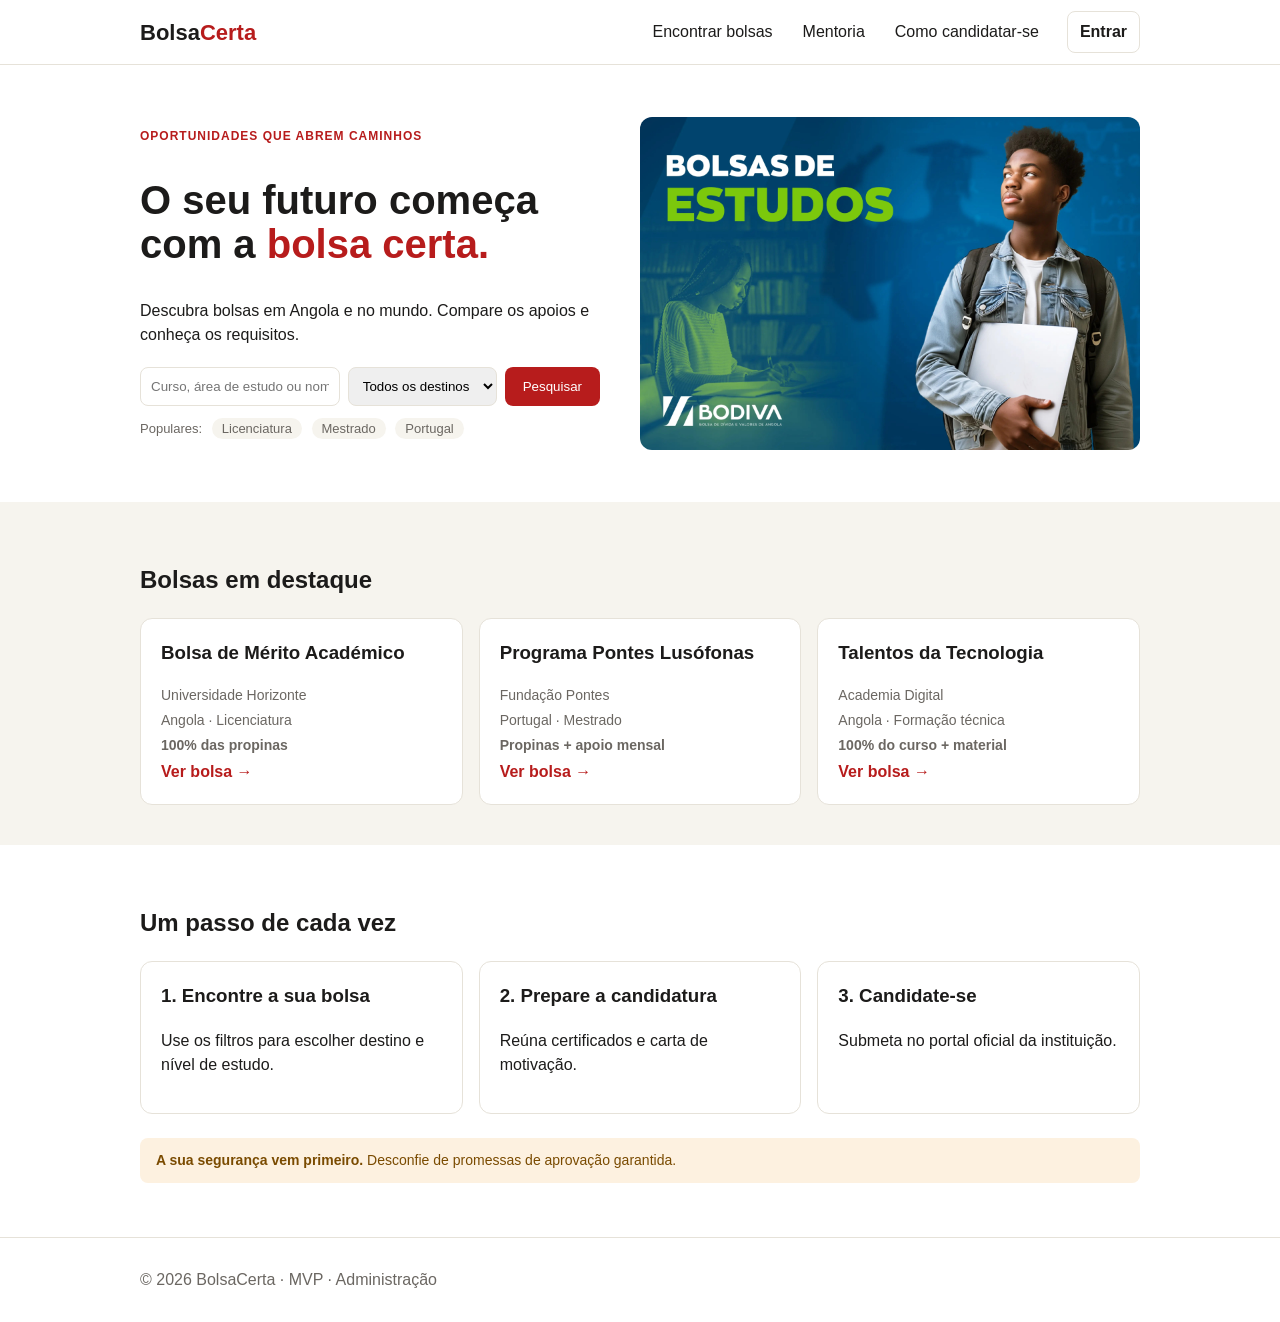
<file: index.html>
<!DOCTYPE html>
<html lang="pt">
<head>
  <meta charset="utf-8">
  <meta name="viewport" content="width=device-width, initial-scale=1">
  <title>BolsaCerta</title>
  <!-- Eu ligo aqui o ficheiro de estilo (CSS) a esta página -->
  <link rel="stylesheet" href="estilo.css">
</head>
<body>

  <!-- 1. CABEÇALHO: eu ponho o logo, o menu e o botão Entrar -->
  <header>
    <div class="caixa">
      <a class="logo" href="index.html">Bolsa<span>Certa</span></a>
      <!-- Cada link do menu tem um ícone (emoji) e um texto -->
      <nav>
        <a href="catalogo.html">Encontrar bolsas</a>
        <a href="mentoria.html">Mentoria</a>
        <a href="index.html#passos">Como candidatar-se</a>
        <a class="entrar" href="#">Entrar</a>
      </nav>
    </div>
  </header>

  <!-- 2. HERO: eu coloco o título, a pesquisa e a imagem -->
  <section class="hero caixa">
    <div class="hero-texto">
      <p class="etiqueta">OPORTUNIDADES QUE ABREM CAMINHOS</p>
      <h1>O seu futuro começa com a <span>bolsa certa.</span></h1>
      <p>Descubra bolsas em Angola e no mundo. Compare os apoios e conheça os requisitos.</p>

      <!-- Neste formulário eu uso o id="form-pesquisa" para o JavaScript o encontrar -->
      <form id="form-pesquisa">
        <input id="q" type="text" placeholder="Curso, área de estudo ou nome da bolsa">
        <select id="tipo">
          <option value="">Todos os destinos</option>
          <option value="interna">Em Angola</option>
          <option value="externa">No estrangeiro</option>
        </select>
        <button type="submit">Pesquisar</button>
      </form>

      <!-- Pesquisas rápidas: cada link já leva ao catálogo com a palavra escolhida -->
      <p class="populares">
        Populares:
        <a href="catalogo.html?q=Licenciatura">Licenciatura</a>
        <a href="catalogo.html?q=Mestrado">Mestrado</a>
        <a href="catalogo.html?q=Portugal">Portugal</a>
      </p>
    </div>

    <!-- Eu guardo a imagem do IGNABE na pasta img com o nome ignabe.jpg -->
    <img src="img/banner_bolsa_de_estudo.jpg" alt="BODIVA">
  </section>

  <!-- 3. DESTAQUES: eu deixo a div vazia e o JavaScript preenche-a com os cartões -->
  <section class="cinza">
    <div class="caixa">
      <h2>Bolsas em destaque</h2>
      <div id="destaques" class="cartoes"></div>
    </div>
  </section>

  <!-- 4. PASSOS: eu explico em 3 passos como funciona -->
  <section id="passos" class="caixa">
    <h2>Um passo de cada vez</h2>
    <div class="cartoes">
      <div class="cartao"><h3>1. Encontre a sua bolsa</h3><p>Use os filtros para escolher destino e nível de estudo.</p></div>
      <div class="cartao"><h3>2. Prepare a candidatura</h3><p>Reúna certificados e carta de motivação.</p></div>
      <div class="cartao"><h3>3. Candidate-se</h3><p>Submeta no portal oficial da instituição.</p></div>
    </div>
    <p class="aviso"><b>A sua segurança vem primeiro.</b> Desconfie de promessas de aprovação garantida.</p>
  </section>

  <!-- 5. RODAPÉ -->
  <footer>
    <div class="caixa">© 2026 BolsaCerta · MVP · <a href="admin.html">Administração</a></div>
  </footer>

  <!-- Eu ponho o JavaScript no fim para a página já existir quando ele correr -->
  <script src="dados.js"></script>
  <script src="script.js"></script>
</body>
</html>
</file>
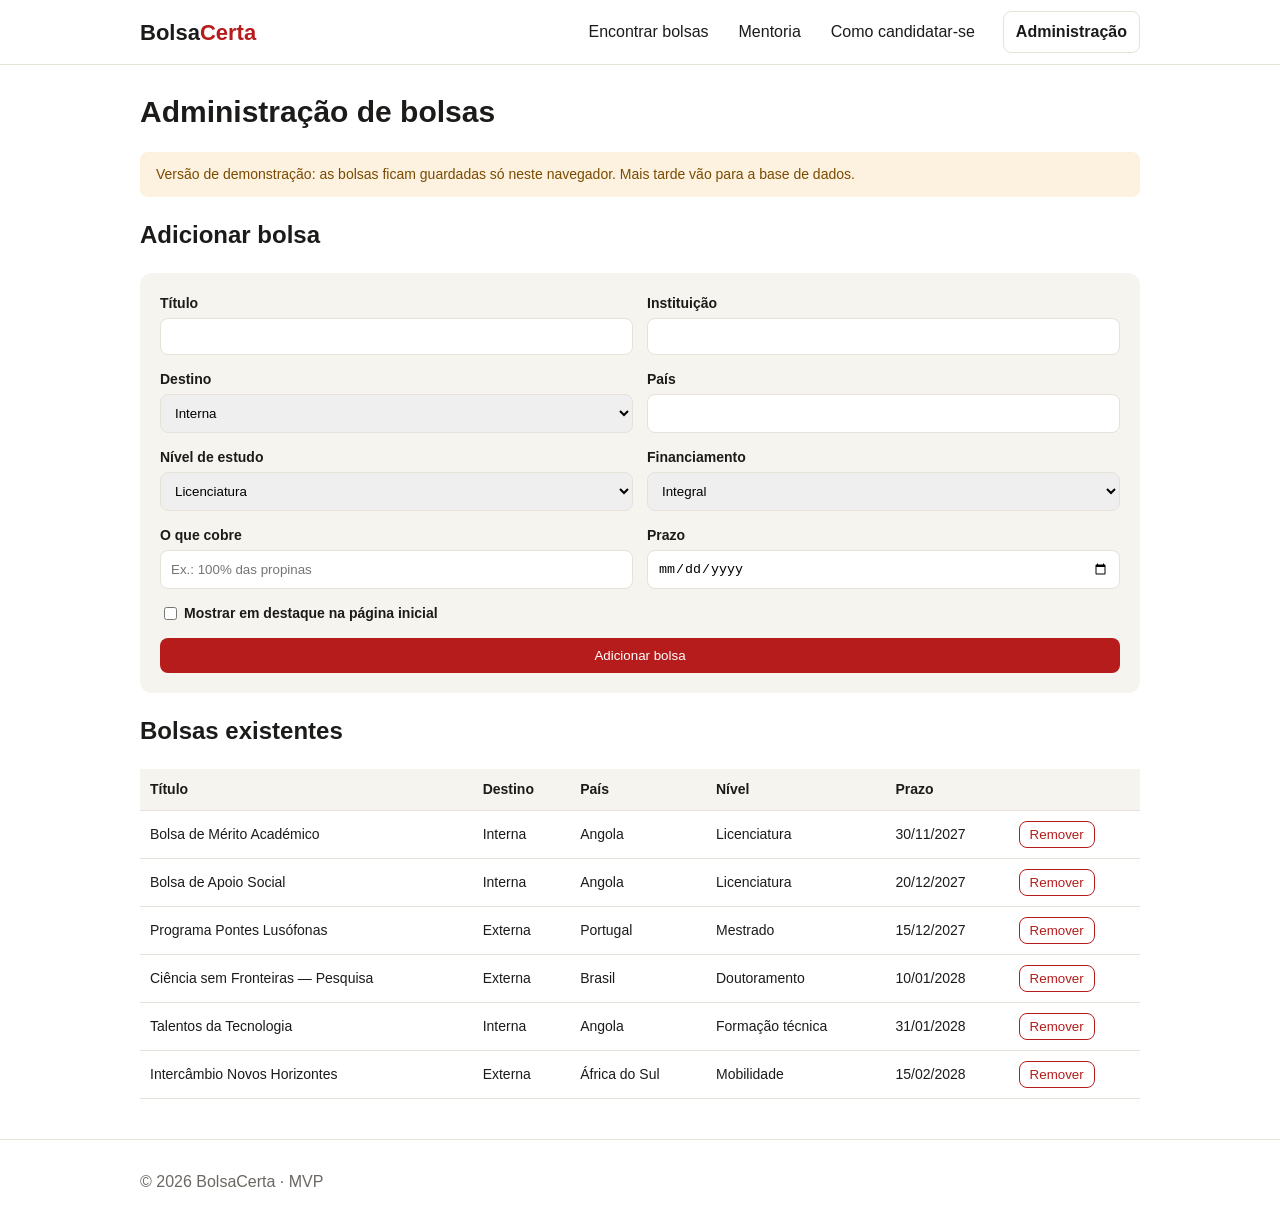
<file: admin.html>
<!DOCTYPE html>
<html lang="pt">
<head>
  <meta charset="utf-8">
  <meta name="viewport" content="width=device-width, initial-scale=1">
  <title>Administração - BolsaCerta</title>
  <link rel="stylesheet" href="estilo.css">
</head>
<body>

  <header>
    <div class="caixa">
      <a class="logo" href="index.html">Bolsa<span>Certa</span></a>
      <nav>
        <a href="catalogo.html">Encontrar bolsas</a>
        <a href="mentoria.html">Mentoria</a>
        <a href="index.html#passos">Como candidatar-se</a>
        <a class="entrar" href="admin.html">Administração</a>
      </nav>
    </div>
  </header>

  <main class="caixa">
    <h1 class="titulo-pagina">Administração de bolsas</h1>
    <p class="aviso">Versão de demonstração: as bolsas ficam guardadas só neste navegador. Mais tarde vão para a base de dados.</p>

    <!-- Formulário para adicionar uma bolsa -->
    <h2>Adicionar bolsa</h2>
    <form id="form-admin" class="form-admin">
      <label>Título
        <input id="a-titulo" type="text" required>
      </label>
      <label>Instituição
        <input id="a-inst" type="text" required>
      </label>
      <label>Destino
        <select id="a-tipo">
          <option value="interna">Interna</option>
          <option value="externa">Externa</option>
        </select>
      </label>
      <label>País
        <input id="a-pais" type="text" required>
      </label>
      <label>Nível de estudo
        <select id="a-nivel">
          <option>Licenciatura</option>
          <option>Mestrado</option>
          <option>Doutoramento</option>
          <option>Formação técnica</option>
          <option>Mobilidade</option>
        </select>
      </label>
      <label>Financiamento
        <select id="a-fin">
          <option>Integral</option>
          <option>Parcial</option>
        </select>
      </label>
      <label>O que cobre
        <input id="a-cob" type="text" placeholder="Ex.: 100% das propinas" required>
      </label>
      <label>Prazo
        <input id="a-prazo" type="date" required>
      </label>
      <label class="check"><input id="a-destaque" type="checkbox"> Mostrar em destaque na página inicial</label>
      <button type="submit">Adicionar bolsa</button>
    </form>
    <p id="mensagem" class="mensagem"></p>

    <!-- Tabela com as bolsas que já existem -->
    <h2>Bolsas existentes</h2>
    <table id="tabela">
      <thead>
        <tr><th>Título</th><th>Destino</th><th>País</th><th>Nível</th><th>Prazo</th><th></th></tr>
      </thead>
      <tbody id="corpo-tabela"></tbody>
    </table>
  </main>

  <footer>
    <div class="caixa">© 2026 BolsaCerta · MVP
    </div>
  </footer>

  <script src="dados.js"></script>
  <script src="admin.js"></script>
</body>
</html>
</file>
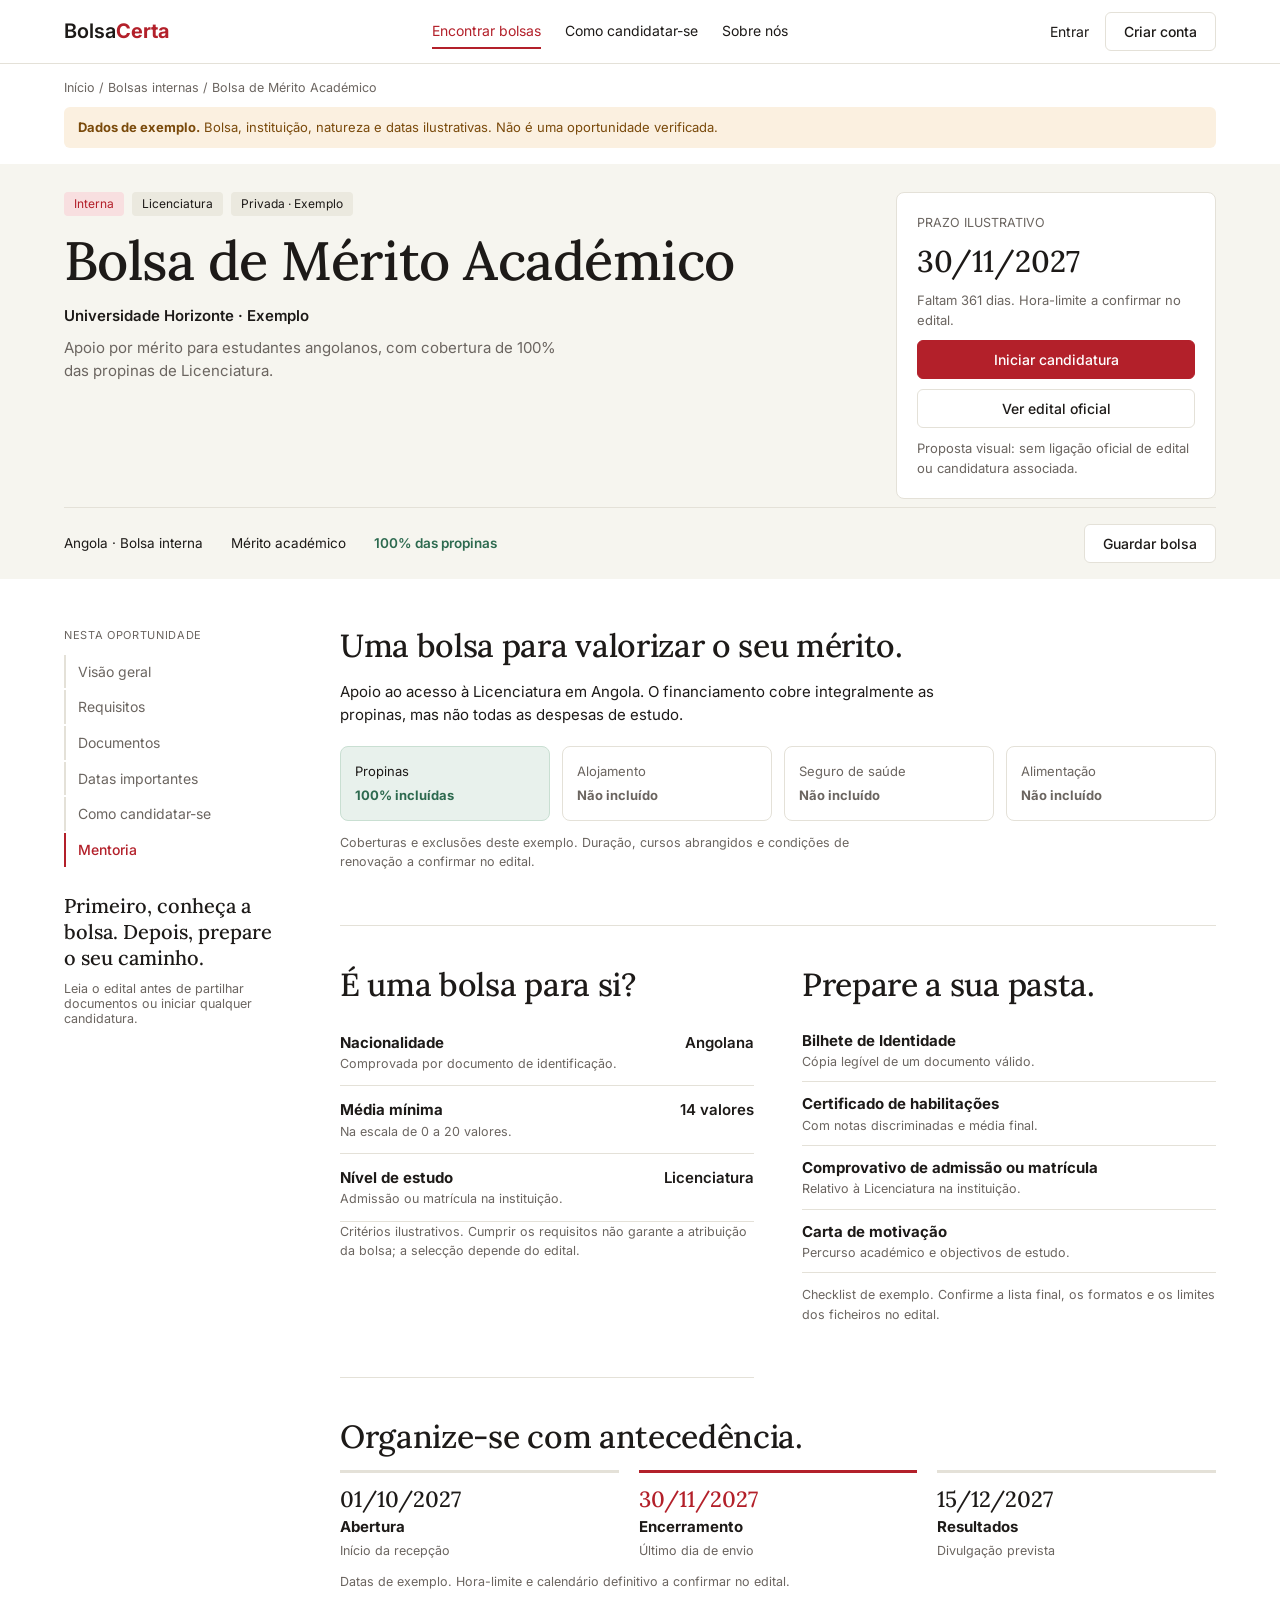
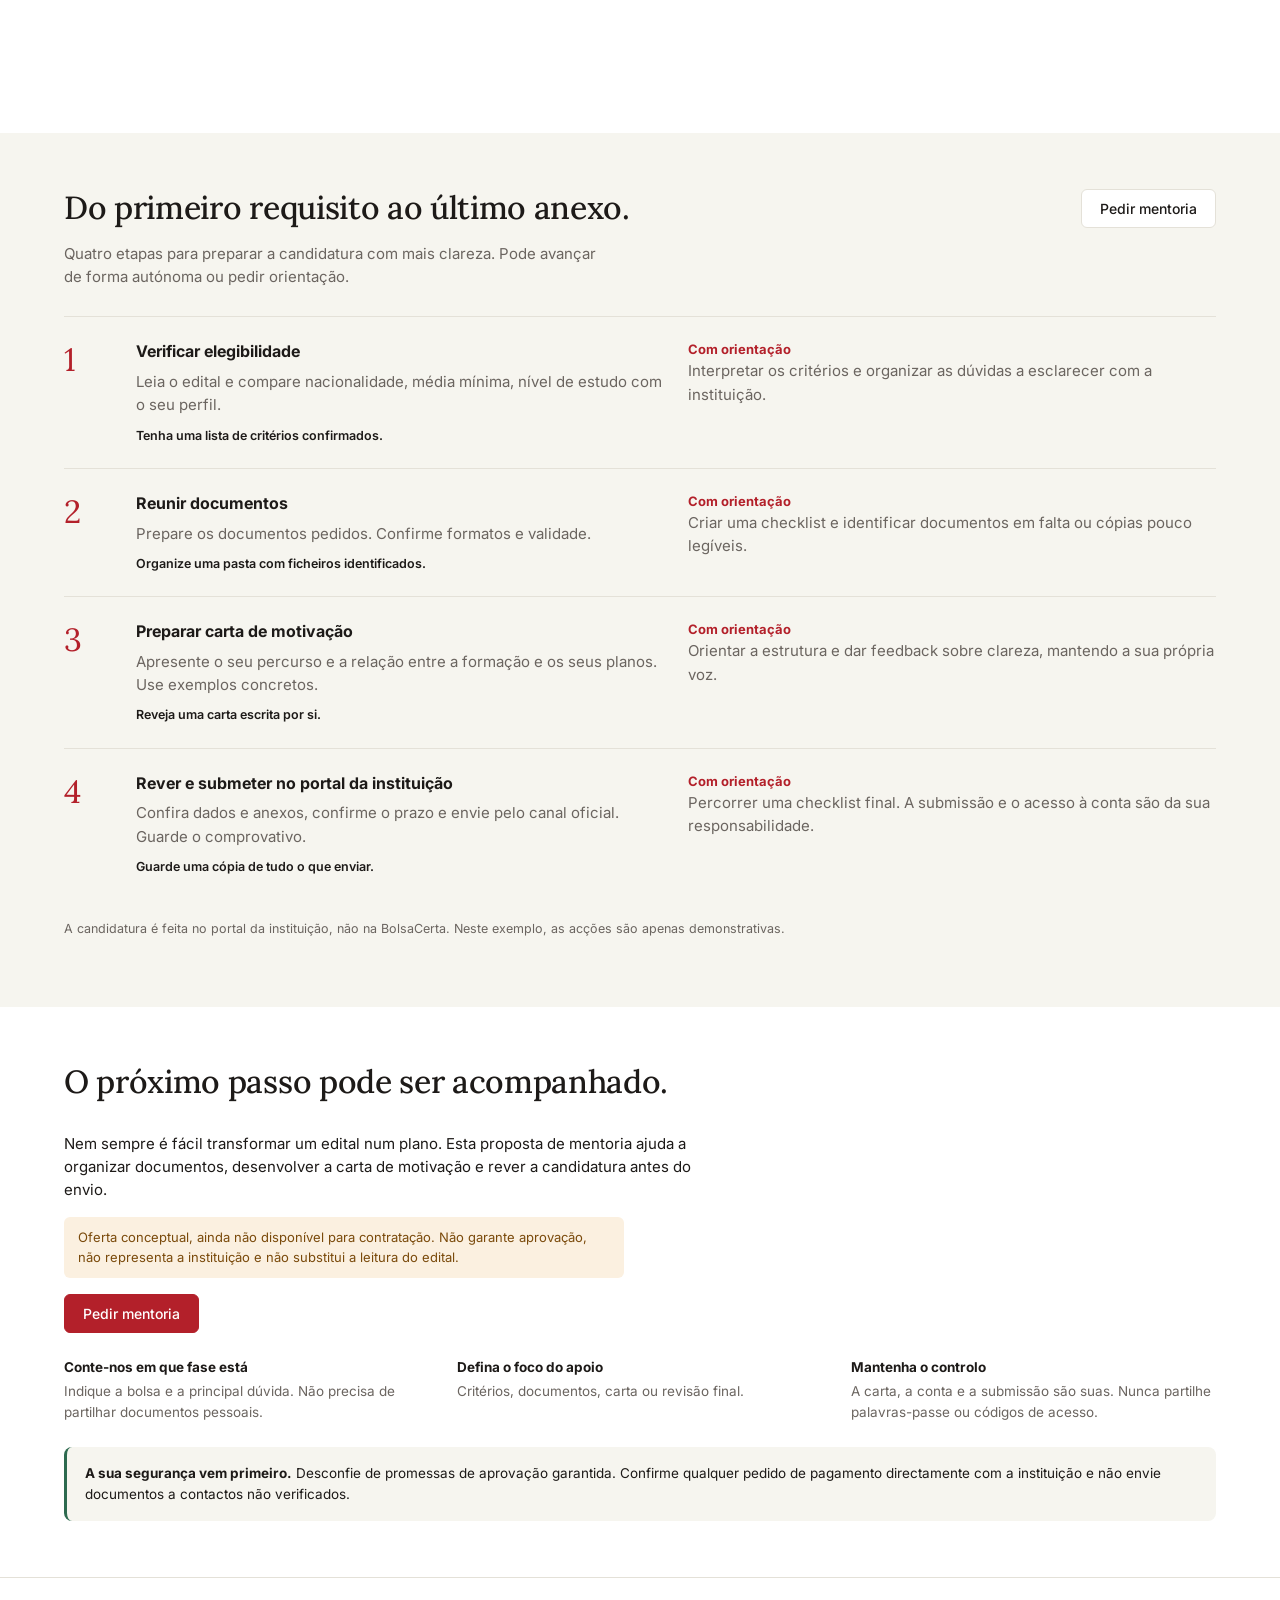
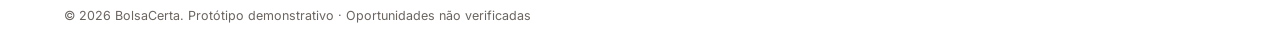
<file: bolsa.html>
<!doctype html>
<html lang="pt-AO">
  <head>
    <meta charset="utf-8" />
    <meta name="viewport" content="width=device-width, initial-scale=1" />
    <title>Bolsa · BolsaCerta</title>
    <link rel="preconnect" href="https://fonts.googleapis.com" />
    <link rel="preconnect" href="https://fonts.gstatic.com" crossorigin />
    <link
      href="https://fonts.googleapis.com/css2?family=Inter:wght@400;500;600&family=Lora:wght@400;500&display=swap"
      rel="stylesheet"
    />
    <link rel="stylesheet" href="bolsa.css" />
  </head>
  <body>
    <header class="topbar">
      <a class="logo" href="index.html">Bolsa<b>Certa</b></a>
      <nav aria-label="Principal">
        <a href="index.html#bolsas" class="on">Encontrar bolsas</a>
        <a href="#como">Como candidatar-se</a>
        <a href="#">Sobre nós</a>
      </nav>
      <div class="acc"><a href="#">Entrar</a><a class="btn ghost" href="#">Criar conta</a></div>
    </header>

    <main id="app" aria-live="polite"><p class="state">A carregar bolsa…</p></main>

    <footer class="foot">
      <p>© 2026 BolsaCerta. Protótipo demonstrativo · Oportunidades não verificadas</p>
    </footer>
    <div id="toast" class="toast" role="status"></div>
    <script src="dados.js"></script>
    <script src="bolsa.js"></script>
  </body>
</html>
</file>
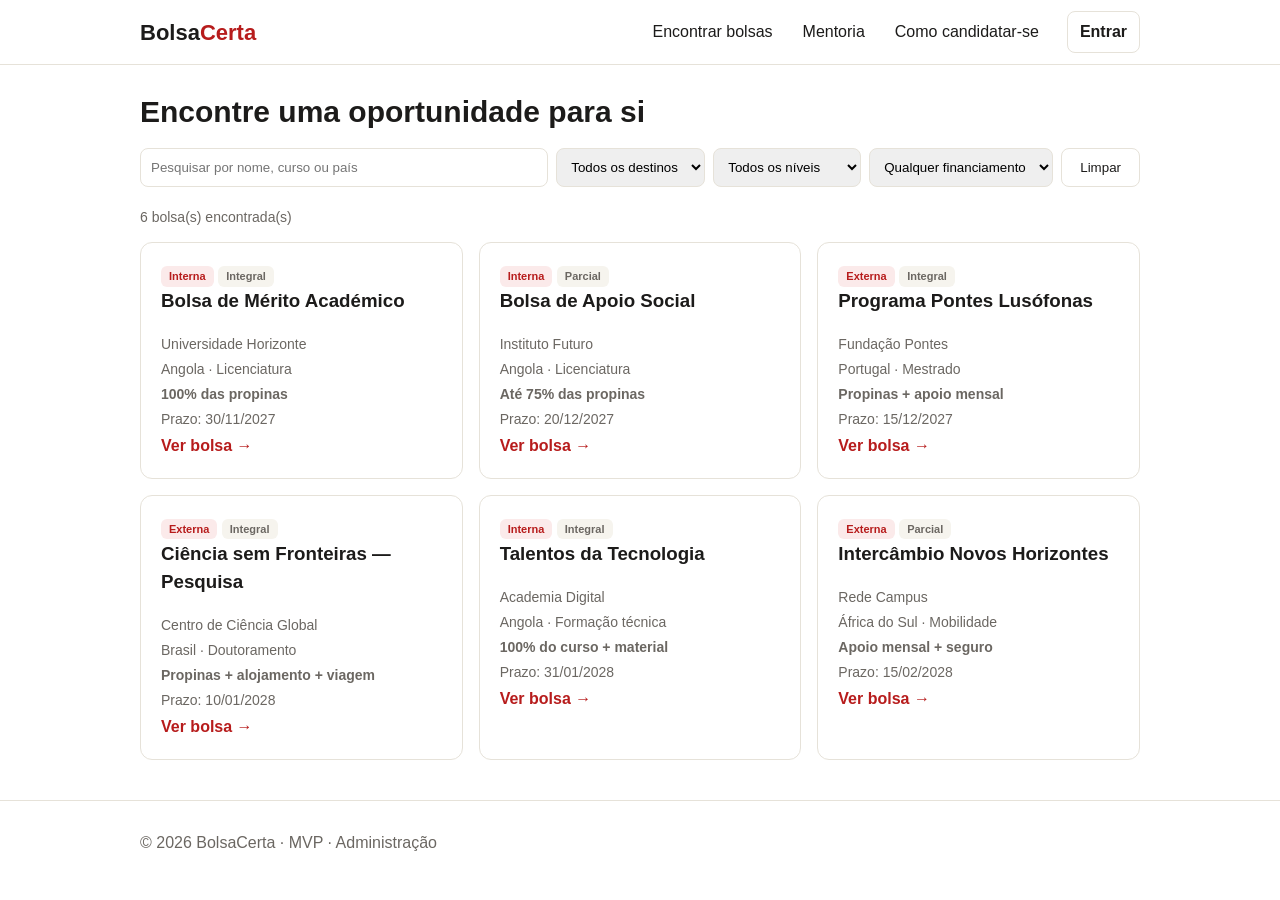
<file: catalogo.html>
<!DOCTYPE html>
<html lang="pt">
<head>
  <meta charset="utf-8">
  <meta name="viewport" content="width=device-width, initial-scale=1">
  <title>Encontrar bolsas - BolsaCerta</title>
  <link rel="stylesheet" href="estilo.css">
</head>
<body>

  <!-- Cabeçalho igual ao da página inicial -->
  <header>
    <div class="caixa">
      <a class="logo" href="index.html">Bolsa<span>Certa</span></a>
      <nav>
        <a href="catalogo.html">Encontrar bolsas</a>
        <a href="mentoria.html">Mentoria</a>
        <a href="index.html#passos">Como candidatar-se</a>
        <a class="entrar" href="#">Entrar</a>
      </nav>
    </div>
  </header>

  <main class="caixa">
    <h1 class="titulo-pagina">Encontre uma oportunidade para si</h1>

    <!-- Filtros: eu uso os ids para o JavaScript os encontrar -->
    <div class="filtros">
      <input id="f-q" type="text" placeholder="Pesquisar por nome, curso ou país">
      <select id="f-tipo">
        <option value="">Todos os destinos</option>
        <option value="interna">Internas (Angola)</option>
        <option value="externa">Externas</option>
      </select>
      <select id="f-nivel">
        <option value="">Todos os níveis</option>
        <option>Licenciatura</option>
        <option>Mestrado</option>
        <option>Doutoramento</option>
        <option>Formação técnica</option>
        <option>Mobilidade</option>
      </select>
      <select id="f-fin">
        <option value="">Qualquer financiamento</option>
        <option>Integral</option>
        <option>Parcial</option>
      </select>
      <button id="limpar" type="button" class="secundario">Limpar</button>
    </div>

    <!-- Aqui mostro quantas bolsas encontrei e depois os cartões -->
    <p id="contador" class="detalhe-texto"></p>
    <div id="resultados" class="cartoes"></div>
  </main>

  <footer>
    <div class="caixa">© 2026 BolsaCerta · MVP · <a href="admin.html">Administração</a></div>
  </footer>

  <script src="dados.js"></script>
  <script src="catalogo.js"></script>
</body>
</html>
</file>
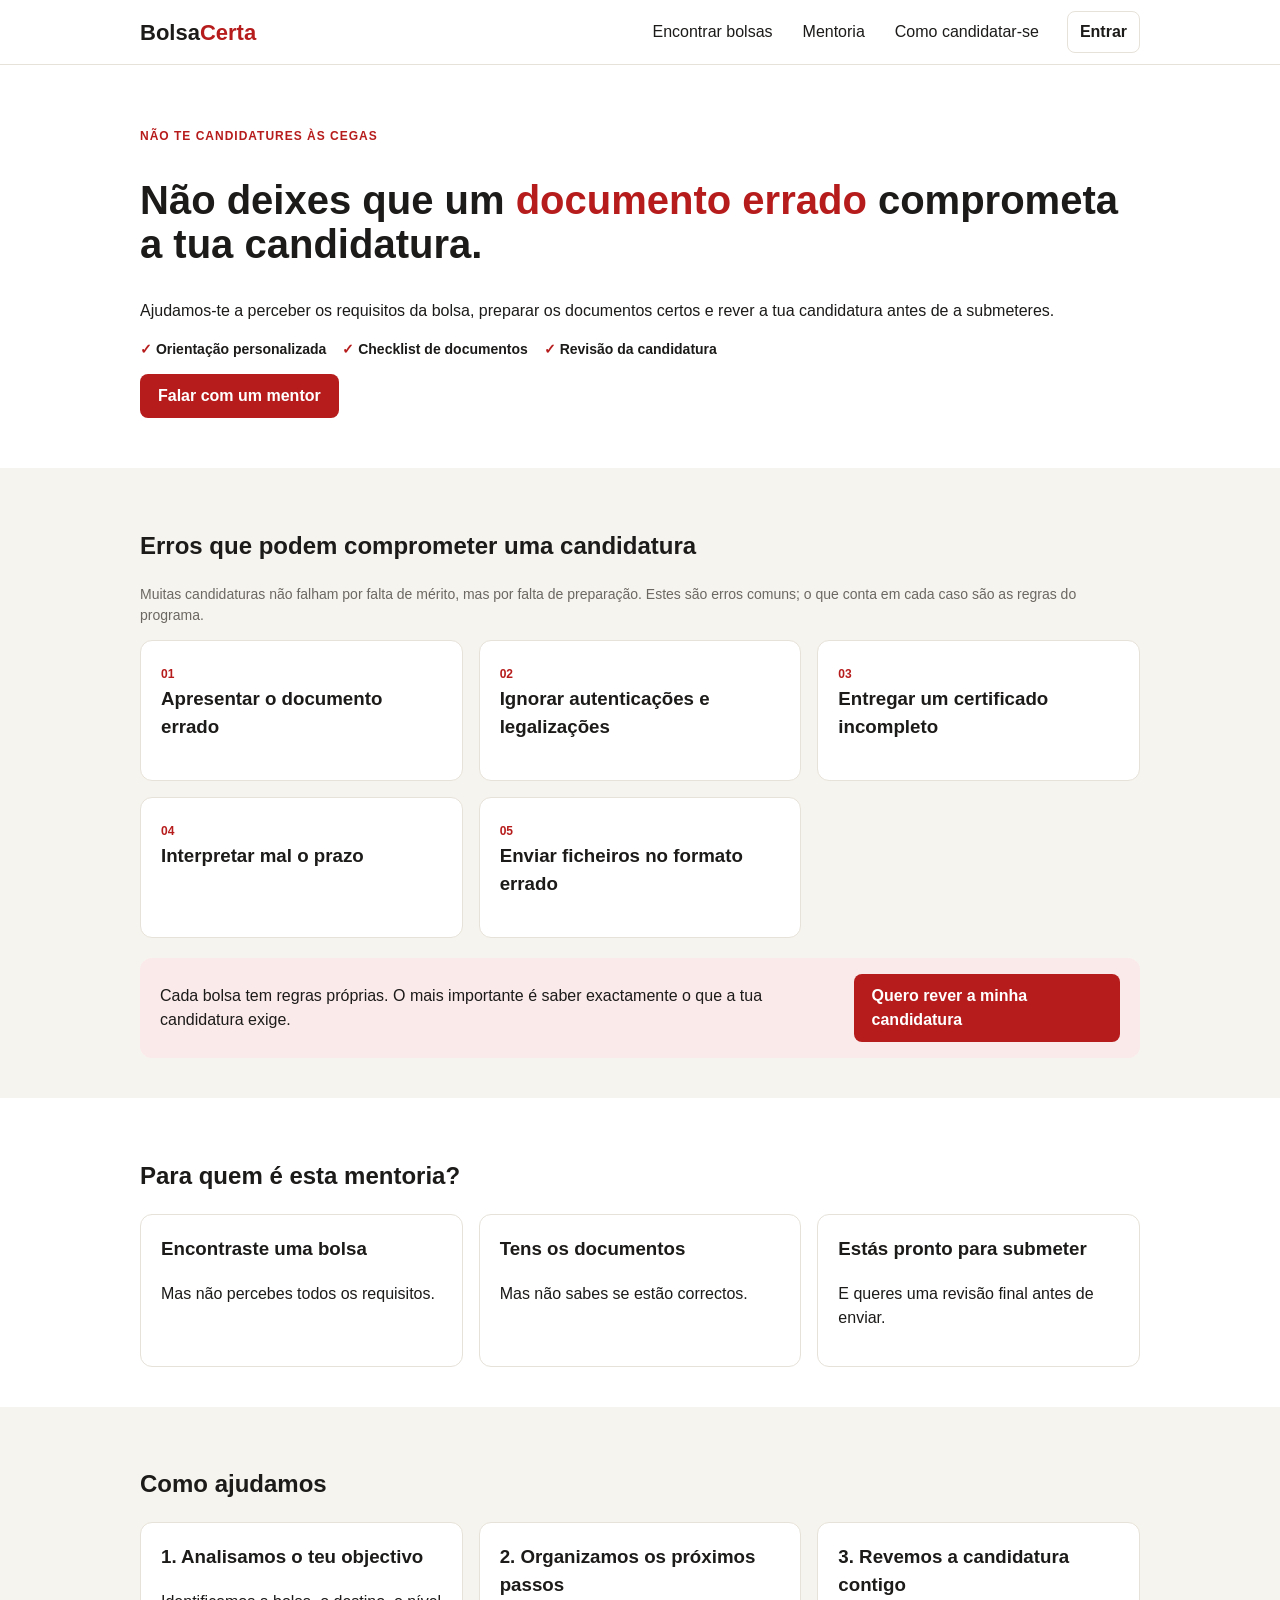
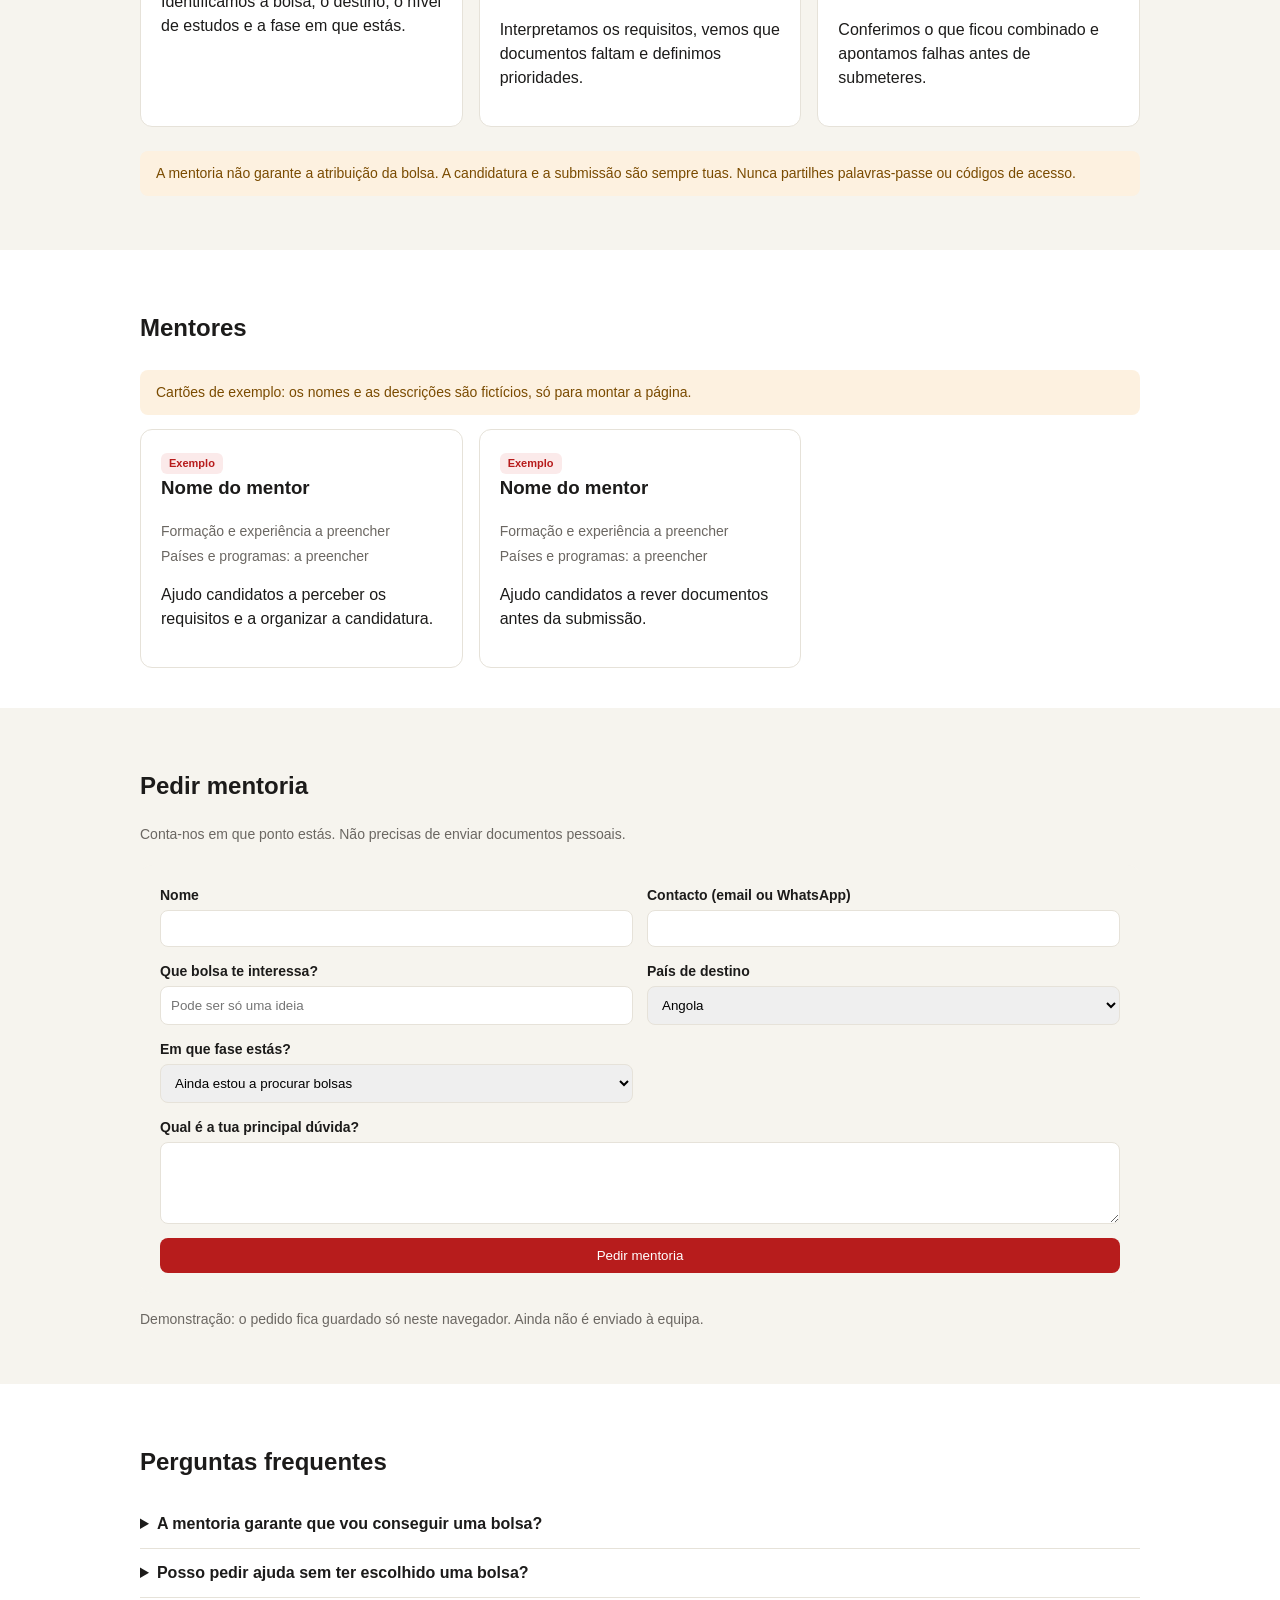
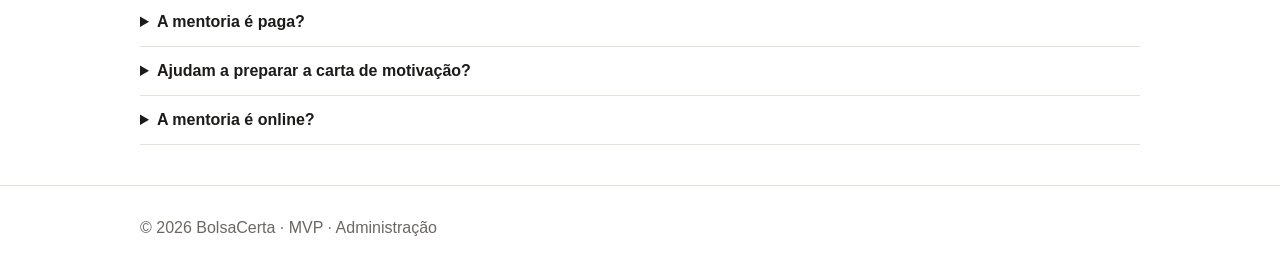
<file: mentoria.html>
<!DOCTYPE html>
<html lang="pt">
<head>
  <meta charset="utf-8">
  <meta name="viewport" content="width=device-width, initial-scale=1">
  <title>Mentoria - BolsaCerta</title>
  <link rel="stylesheet" href="estilo.css">
</head>
<body>

  <header>
    <div class="caixa">
      <a class="logo" href="index.html">Bolsa<span>Certa</span></a>
      <nav>
        <a href="catalogo.html">Encontrar bolsas</a>
        <a href="mentoria.html">Mentoria</a>
        <a href="index.html#passos">Como candidatar-se</a>
        <a class="entrar" href="#">Entrar</a>
      </nav>
    </div>
  </header>

  <!-- 1. HERO: o problema e a promessa -->
  <section class="hero caixa">
    <div class="hero-texto">
      <p class="etiqueta">NÃO TE CANDIDATURES ÀS CEGAS</p>
      <h1>Não deixes que um <span>documento errado</span> comprometa a tua candidatura.</h1>
      <p>Ajudamos-te a perceber os requisitos da bolsa, preparar os documentos certos e rever a tua candidatura antes de a submeteres.</p>
      <ul class="pontos">
        <li>Orientação personalizada</li>
        <li>Checklist de documentos</li>
        <li>Revisão da candidatura</li>
      </ul>
      <a class="botao" href="#pedido">Falar com um mentor</a>
    </div>

  </section>

  <!-- 2. ERROS QUE PODEM COMPROMETER UMA CANDIDATURA -->
  <section class="cinza">
    <div class="caixa">
      <h2>Erros que podem comprometer uma candidatura</h2>
      <p class="detalhe-texto">Muitas candidaturas não falham por falta de mérito, mas por falta de preparação. Estes são erros comuns; o que conta em cada caso são as regras do programa.</p>

      <div class="cartoes">
        <div class="cartao">
          <span class="num">01</span>
          <h3>Apresentar o documento errado</h3>
        </div>
        <div class="cartao">
          <span class="num">02</span>
          <h3>Ignorar autenticações e legalizações</h3>
        </div>
        <div class="cartao">
          <span class="num">03</span>
          <h3>Entregar um certificado incompleto</h3>
        </div>
        <div class="cartao">
          <span class="num">04</span>
          <h3>Interpretar mal o prazo</h3>
        </div>
        <div class="cartao">
          <span class="num">05</span>
          <h3>Enviar ficheiros no formato errado</h3>
        </div>
      </div>

      <div class="chamada">
        <p>Cada bolsa tem regras próprias. O mais importante é saber exactamente o que a tua candidatura exige.</p>
        <a class="botao" href="#pedido">Quero rever a minha candidatura</a>
      </div>
    </div>
  </section>

  <!-- 3. PARA QUEM É -->
  <section class="caixa">
    <h2>Para quem é esta mentoria?</h2>
    <div class="cartoes">
      <div class="cartao"><h3>Encontraste uma bolsa</h3><p>Mas não percebes todos os requisitos.</p></div>
      <div class="cartao"><h3>Tens os documentos</h3><p>Mas não sabes se estão correctos.</p></div>
      <div class="cartao"><h3>Estás pronto para submeter</h3><p>E queres uma revisão final antes de enviar.</p></div>
    </div>
  </section>

  <!-- 4. COMO AJUDAMOS -->
  <section class="cinza">
    <div class="caixa">
      <h2>Como ajudamos</h2>
      <div class="cartoes">
        <div class="cartao">
          <h3>1. Analisamos o teu objectivo</h3>
          <p>Identificamos a bolsa, o destino, o nível de estudos e a fase em que estás.</p>
        </div>
        <div class="cartao">
          <h3>2. Organizamos os próximos passos</h3>
          <p>Interpretamos os requisitos, vemos que documentos faltam e definimos prioridades.</p>
        </div>
        <div class="cartao">
          <h3>3. Revemos a candidatura contigo</h3>
          <p>Conferimos o que ficou combinado e apontamos falhas antes de submeteres.</p>
        </div>
      </div>
      <p class="aviso">A mentoria não garante a atribuição da bolsa. A candidatura e a submissão são sempre tuas. Nunca partilhes palavras-passe ou códigos de acesso.</p>
    </div>
  </section>

  <!-- 5. MENTORES -->
  <section class="caixa">
    <h2>Mentores</h2>
    <p class="aviso">Cartões de exemplo: os nomes e as descrições são fictícios, só para montar a página.</p>
    <div class="cartoes">
      <div class="cartao">
        <span class="tag">Exemplo</span>
        <h3>Nome do mentor</h3>
        <p class="detalhe">Formação e experiência a preencher</p>
        <p class="detalhe">Países e programas: a preencher</p>
        <p>Ajudo candidatos a perceber os requisitos e a organizar a candidatura.</p>
      </div>
      <div class="cartao">
        <span class="tag">Exemplo</span>
        <h3>Nome do mentor</h3>
        <p class="detalhe">Formação e experiência a preencher</p>
        <p class="detalhe">Países e programas: a preencher</p>
        <p>Ajudo candidatos a rever documentos antes da submissão.</p>
      </div>
    </div>
  </section>

  <!-- 6. PEDIDO DE MENTORIA -->
  <section id="pedido" class="cinza">
    <div class="caixa">
      <h2>Pedir mentoria</h2>
      <p class="detalhe-texto">Conta-nos em que ponto estás. Não precisas de enviar documentos pessoais.</p>

      <form id="form-pedido" class="form-admin">
        <label>Nome
          <input id="p-nome" type="text" required>
        </label>
        <label>Contacto (email ou WhatsApp)
          <input id="p-contacto" type="text" required>
        </label>
        <label>Que bolsa te interessa?
          <input id="p-bolsa" type="text" placeholder="Pode ser só uma ideia">
        </label>
        <label>País de destino
          <select id="p-pais">
            <option>Angola</option>
            <option>Portugal</option>
            <option>Outro país</option>
            <option>Ainda estou a decidir</option>
          </select>
        </label>
        <label>Em que fase estás?
          <select id="p-fase">
            <option>Ainda estou a procurar bolsas</option>
            <option>Encontrei uma bolsa</option>
            <option>Estou a preparar documentos</option>
            <option>Já preparei a candidatura</option>
          </select>
        </label>
        <label class="larga">Qual é a tua principal dúvida?
          <textarea id="p-duvida" rows="4"></textarea>
        </label>
        <button type="submit">Pedir mentoria</button>
      </form>
      <p id="mensagem" class="mensagem"></p>
      <p class="detalhe-texto">Demonstração: o pedido fica guardado só neste navegador. Ainda não é enviado à equipa.</p>
    </div>
  </section>

  <!-- 7. PERGUNTAS FREQUENTES -->
  <!-- Atenção: as respostas têm de bater certo com o serviço real. Confirmar antes de publicar. -->
  <section class="caixa">
    <h2>Perguntas frequentes</h2>

    <details>
      <summary>A mentoria garante que vou conseguir uma bolsa?</summary>
      <p>Não. Ajuda-te a evitar erros e a apresentar uma candidatura mais cuidada, mas a decisão é sempre da instituição.</p>
    </details>
    <details>
      <summary>Posso pedir ajuda sem ter escolhido uma bolsa?</summary>
      <p>Sim. Podemos ajudar-te a perceber por onde começar.</p>
    </details>
    <details>
      <summary>A mentoria é paga?</summary>
      <p>Sim, é um serviço pago.</p>
    </details>
    <details>
      <summary>Ajudam a preparar a carta de motivação?</summary>
      <p>Podemos dar feedback sobre a estrutura e a clareza. A carta é sempre escrita por ti.</p>
    </details>
    <details>
      <summary>A mentoria é online?</summary>
      <p>Sim, o acompanhamento é feito online.</p>
    </details>
  </section>

  <footer>
    <div class="caixa">© 2026 BolsaCerta · MVP · <a href="admin.html">Administração</a></div>
  </footer>

  <script src="mentoria.js"></script>
</body>
</html>
</file>
<file: estilo.css>
/* ===== CORES: eu guardo-as em variáveis para as usar em vários sítios ===== */
:root {
  --vermelho: #b71c1c;
  --vermelho-claro: #fbeaea;
  --cinza: #f6f4ee;
  --texto: #1c1b1a;
  --borda: #e6e2d9;
}

/* ===== GERAL ===== */
* { box-sizing: border-box; }   /* assim o padding não aumenta o tamanho das caixas */
body {
  margin: 0;                    /* tiro a margem que o navegador põe por defeito */
  font-family: Arial, sans-serif;
  color: var(--texto);
  line-height: 1.5;
}
a { color: inherit; text-decoration: none; }

/* Eu uso a .caixa para centrar o conteúdo e limitar a largura */
.caixa {
  max-width: 1000px;
  margin: 0 auto;      /* auto nos lados = centrado */
  padding: 1 20px;
}

/* ===== CABEÇALHO ===== */
header { border-bottom: 1px solid var(--borda); }
header .caixa {
  display: flex;                    /* ponho logo e menu na mesma linha */
  justify-content: space-between;   /* um à esquerda, outro à direita */
  align-items: center;              /* alinho ao meio na vertical */
  height: 64px;
}
.logo { font-size: 22px; font-weight: bold; }
.logo span { color: var(--vermelho); }

/* Menu: cada link é uma "pílula" e muda de cor quando passo o rato (hover) */
nav { display: flex; align-items: center; gap: 6px; }
nav a {
  padding: 8px 12px;
  border-radius: 8px;
  transition: 0.2s;                 /* a mudança de cor fica suave */
}
nav a:hover {                       /* :hover = quando o rato está em cima */
  background: var(--vermelho-claro);
  color: var(--vermelho);
}
/* O botão Entrar tem um aspeto diferente dos outros links */
nav a.entrar { border: 1px solid var(--borda); font-weight: bold; margin-left: 10px; }
nav a.entrar:hover { background: var(--vermelho); color: white; }

/* ===== HERO ===== */
.hero {
  display: flex;        /* texto e imagem lado a lado */
  gap: 40px;
  align-items: center;
  padding-top: 50px;
  padding-bottom: 50px;
}
.hero-texto { flex: 1; }    /* o texto ocupa metade */
.hero img { flex: 1; width: 50%; border-radius: 12px; }
.etiqueta { font-size: 12px; font-weight: bold; color: var(--vermelho); letter-spacing: 1px; }
h1 { font-size: 40px; line-height: 1.1; }
h1 span { color: var(--vermelho); }

/* ===== FORMULÁRIO ===== */
form { display: flex; gap: 8px; margin-top: 20px; }
input, select { padding: 10px; border: 1px solid var(--borda); border-radius: 8px; }
input { flex: 1; }
input:focus, select:focus { outline: 2px solid var(--vermelho); }   /* destaque ao clicar */
button {
  padding: 10px 18px;
  background: var(--vermelho);
  color: white;
  border: 0;
  border-radius: 8px;
  cursor: pointer;
  transition: 0.2s;
}
button:hover { background: #8f1414; }   /* vermelho mais escuro no hover */

/* Pesquisas populares */
.populares { font-size: 13px; color: #6b6762; }
.populares a {
  background: var(--cinza);
  padding: 3px 10px;
  border-radius: 20px;
  margin-left: 6px;
}
.populares a:hover { background: var(--vermelho); color: white; }

/* ===== SECÇÕES E CARTÕES ===== */
section { padding: 40px 0; }
.cinza { background: var(--cinza); }
.cartoes {
  display: grid;                          /* grelha */
  grid-template-columns: repeat(3, 1fr);  /* 3 colunas iguais */
  gap: 16px;
}
.cartao {
  background: white;
  border: 1px solid var(--borda);
  border-radius: 12px;
  padding: 20px;
  transition: 0.2s;
}
/* No hover, o cartão sobe um bocadinho e ganha sombra */
.cartao:hover {
  transform: translateY(-4px);
  box-shadow: 0 8px 20px rgba(0, 0, 0, 0.1);
  border-color: var(--vermelho);
}
.cartao h3 { margin-top: 0; }
.cartao .detalhe { color: #6b6762; font-size: 14px; margin: 4px 0; }
.cartao .tag {
  display: inline-block;
  font-size: 11px;
  font-weight: bold;
  background: var(--vermelho-claro);
  color: var(--vermelho);
  padding: 2px 8px;
  border-radius: 6px;
}
.cartao a.ver { color: var(--vermelho); font-weight: bold; }
.cartao a.ver:hover { text-decoration: underline; }

.aviso { background: #fdf1e0; color: #7a4b00; padding: 12px 16px; border-radius: 8px; margin-top: 24px; font-size: 14px; }
footer { padding: 30px 0; border-top: 1px solid var(--borda); color: #6b6762; }

/* ===== TELEMÓVEL (simples): em ecrãs pequenos eu ponho tudo em coluna ===== */
@media (max-width: 700px) {
  header .caixa { height: auto; flex-direction: column; padding: 10px 20px; }
  nav { flex-wrap: wrap; justify-content: center; }
  .hero, form { flex-direction: column; }
  .hero img { width: 100%; }
  .cartoes { grid-template-columns: 1fr; }
}

/* ===== PÁGINAS NOVAS: CATÁLOGO E ADMINISTRAÇÃO ===== */
.titulo-pagina { font-size: 30px; margin-top: 30px; }
.detalhe-texto { color: #6b6762; font-size: 14px; }
.cartao .cinza-tag { background: var(--cinza); color: #6b6762; }
main { padding-bottom: 40px; }

/* Filtros: eu ponho os campos todos na mesma linha */
.filtros { display: flex; gap: 8px; flex-wrap: wrap; margin: 20px 0; }
.filtros input { min-width: 220px; }
button.secundario { background: white; color: var(--texto); border: 1px solid var(--borda); }
button.secundario:hover { background: var(--cinza); }

/* Formulário do admin: duas colunas */
.form-admin {
  display: grid;
  grid-template-columns: repeat(2, 1fr);
  gap: 14px;
  background: var(--cinza);
  padding: 20px;
  border-radius: 12px;
}
.form-admin label { display: flex; flex-direction: column; gap: 4px; font-size: 14px; font-weight: bold; }
.form-admin button { grid-column: 1 / 3; }   /* o botão ocupa as duas colunas */
.mensagem { color: #1f6b45; font-weight: bold; }

/* Tabela */
table { width: 100%; border-collapse: collapse; font-size: 14px; }
th, td { text-align: left; padding: 10px; border-bottom: 1px solid var(--borda); }
th { background: var(--cinza); }
button.remover { background: white; color: var(--vermelho); border: 1px solid var(--vermelho); padding: 5px 10px; }
button.remover:hover { background: var(--vermelho); color: white; }

@media (max-width: 700px) {
  .form-admin { grid-template-columns: 1fr; }
  .form-admin button { grid-column: 1; }
  .filtros { flex-direction: column; }
}

/* Checkbox de destaque no admin */
.form-admin .check { flex-direction: row; align-items: center; }
.form-admin .check input { flex: none; }

/* ===== PÁGINA DE MENTORIA ===== */
.hero .botao, .chamada .botao {
  display: inline-block;
  padding: 10px 18px;
  background: var(--vermelho);
  color: white;
  border-radius: 8px;
  font-weight: bold;
  transition: 0.2s;
}
.botao:hover { background: #8f1414; }

.pontos { list-style: none; padding: 0; display: flex; gap: 16px; flex-wrap: wrap; font-size: 14px; font-weight: bold; }
.pontos li::before { content: "✓ "; color: var(--vermelho); }


.num { font-size: 12px; font-weight: bold; color: var(--vermelho); }

/* Caixa com o convite depois dos erros */
.chamada {
  display: flex;
  justify-content: space-between;
  align-items: center;
  gap: 16px;
  background: var(--vermelho-claro);
  padding: 16px 20px;
  border-radius: 12px;
  margin-top: 20px;
}
.chamada p { margin: 0; }

/* Formulário de pedido (reaproveita o .form-admin) */
.form-admin .larga { grid-column: 1 / 3; }
textarea { padding: 10px; border: 1px solid var(--borda); border-radius: 8px; font-family: inherit; }
textarea:focus { outline: 2px solid var(--vermelho); }

/* Perguntas frequentes */
details { border-bottom: 1px solid var(--borda); padding: 12px 0; }
summary { cursor: pointer; font-weight: bold; }
details p { color: #6b6762; margin-bottom: 0; }

@media (max-width: 700px) {
  .chamada { flex-direction: column; align-items: flex-start; }
  .form-admin .larga { grid-column: 1; }
}
</file>
<file: bolsa.css>
:root {
  --red: #b3202a;
  --red-d: #8f1820;
  --ink: #1d1a18;
  --mut: #6b6560;
  --line: #e4e1d8;
  --bg: #f6f5ef;
  --card: #fff;
  --green: #2d6a4f;
  --green-bg: #e8f1ec;
  --amber: #fbf0e0;
  --amber-t: #7a4a0b;
  --serif: "Lora", Georgia, serif;
  --sans: "Inter", system-ui, sans-serif;
}
* {
  box-sizing: border-box;
}
html {
  scroll-behavior: smooth;
  scroll-padding-top: 80px;
}
body {
  margin: 0;
  font: 15px/1.55 var(--sans);
  color: var(--ink);
  background: #fff;
}
a {
  color: inherit;
}
small,
.fine {
  font-size: 12.5px;
  color: var(--mut);
}
:focus-visible {
  outline: 2px solid var(--red);
  outline-offset: 2px;
}
.topbar {
  display: flex;
  align-items: center;
  gap: 32px;
  padding: 12px 5vw;
  border-bottom: 1px solid var(--line);
  background: #fff;
  position: sticky;
  top: 0;
  z-index: 10;
}
.logo {
  font-weight: 600;
  font-size: 20px;
  text-decoration: none;
}
.logo b {
  color: var(--red);
}
.topbar nav {
  display: flex;
  gap: 24px;
  flex: 1;
  justify-content: center;
}
.topbar nav a {
  text-decoration: none;
  font-size: 14px;
  padding: 6px 0;
}
.topbar nav .on {
  color: var(--red);
  border-bottom: 2px solid var(--red);
}
.acc {
  display: flex;
  gap: 16px;
  align-items: center;
  font-size: 14px;
}
.acc > a:first-child {
  text-decoration: none;
}
.btn {
  font: 500 14px var(--sans);
  padding: 10px 18px;
  border-radius: 6px;
  border: 1px solid var(--red);
  background: var(--red);
  color: #fff;
  cursor: pointer;
  text-decoration: none;
  display: inline-block;
  text-align: center;
}
.btn:hover {
  background: var(--red-d);
}
.btn.ghost {
  background: #fff;
  color: var(--ink);
  border-color: var(--line);
}
.btn.ghost:hover {
  background: var(--bg);
}
.btn[aria-pressed="true"] {
  background: var(--green-bg);
  color: var(--green);
  border-color: var(--green);
}
main {
  padding: 0;
}
.crumbs,
.notice {
  margin: 0 5vw;
}
.crumbs {
  padding: 14px 0 10px;
  font-size: 12.5px;
  color: var(--mut);
}
.crumbs a {
  text-decoration: none;
}
.notice {
  background: var(--amber);
  color: var(--amber-t);
  padding: 10px 14px;
  border-radius: 6px;
  font-size: 13px;
}
.hero {
  display: grid;
  grid-template-columns: 1fr 320px;
  gap: 8px 56px;
  padding: 28px 5vw 0;
  background: var(--bg);
  margin-top: 16px;
  align-items: start;
}
.tags {
  display: flex;
  gap: 8px;
  flex-wrap: wrap;
  margin: 0 0 16px;
}
.tag {
  font-size: 12px;
  padding: 3px 10px;
  border-radius: 4px;
  background: #ebe9df;
}
.tag.red {
  background: #f8dfe0;
  color: var(--red);
}
h1,
h2 {
  font-family: var(--serif);
  font-weight: 500;
  letter-spacing: -0.01em;
  margin: 0;
}
h1 {
  font-size: clamp(34px, 5vw, 54px);
  line-height: 1.08;
}
.inst {
  font-weight: 600;
  margin: 14px 0 8px;
}
.lead {
  max-width: 56ch;
  color: var(--mut);
  margin: 0;
}
h2 {
  font-size: clamp(24px, 3vw, 32px);
  line-height: 1.2;
  margin-bottom: 14px;
}
.deadline {
  background: #fff;
  border: 1px solid var(--line);
  border-radius: 8px;
  padding: 20px;
  display: grid;
  gap: 10px;
}
.deadline strong {
  font: 500 30px var(--serif);
}
.deadline p {
  margin: 0;
  font-size: 13px;
  color: var(--mut);
}
.strip {
  grid-column: 1/-1;
  display: flex;
  gap: 28px;
  align-items: center;
  border-top: 1px solid var(--line);
  margin: 0;
  padding: 16px 0;
  font-size: 13.5px;
}
.strip .ok {
  color: var(--green);
  font-weight: 600;
}
.strip .btn {
  margin-left: auto;
}
.layout {
  display: grid;
  grid-template-columns: 220px 1fr;
  gap: 56px;
  padding: 48px 5vw;
}
.side {
  position: sticky;
  top: 84px;
  align-self: start;
  display: grid;
  gap: 2px;
}
.side p {
  font-size: 11px;
  letter-spacing: 0.06em;
  text-transform: uppercase;
  color: var(--mut);
  margin: 0 0 8px;
}
.side a {
  text-decoration: none;
  padding: 6px 0 6px 12px;
  border-left: 2px solid var(--line);
  font-size: 14px;
  color: var(--mut);
}
.side a.on {
  color: var(--red);
  border-color: var(--red);
  font-weight: 500;
}
.side blockquote {
  margin: 24px 0 0;
  font: 500 20px/1.3 var(--serif);
}
.side blockquote small {
  display: block;
  font: 12.5px var(--sans);
  margin-top: 10px;
}
.content section {
  padding-bottom: 40px;
  margin-bottom: 40px;
  border-bottom: 1px solid var(--line);
}
.content section:last-child {
  border: 0;
}
.two {
  display: grid;
  grid-template-columns: 1fr 1fr;
  gap: 48px;
}
.two section {
  border-bottom: 1px solid var(--line);
}
.content p {
  margin: 0 0 14px;
  max-width: 68ch;
}
.cover {
  list-style: none;
  padding: 0;
  margin: 20px 0 12px;
  display: grid;
  grid-template-columns: repeat(auto-fit, minmax(130px, 1fr));
  gap: 12px;
}
.cover li {
  border: 1px solid var(--line);
  border-radius: 8px;
  padding: 14px;
  display: grid;
  gap: 4px;
  font-size: 13px;
  color: var(--mut);
}
.cover li.yes {
  background: var(--green-bg);
  border-color: #c9dfd2;
  color: var(--ink);
}
.cover strong {
  font-size: 13px;
}
.cover .yes strong {
  color: var(--green);
}
.req {
  display: flex;
  justify-content: space-between;
  gap: 16px;
  padding: 12px 0;
  border-bottom: 1px solid var(--line);
}
.req small {
  display: block;
  font-weight: 400;
}
.req > span {
  font-weight: 600;
  text-align: right;
}
.docs {
  list-style: none;
  padding: 0;
  margin: 0 0 12px;
}
.docs li {
  padding: 10px 0;
  border-bottom: 1px solid var(--line);
}
.docs b,
.docs small {
  display: block;
}
.time {
  list-style: none;
  padding: 0;
  margin: 0 0 12px;
  display: grid;
  grid-template-columns: repeat(3, 1fr);
  gap: 20px;
}
.time li {
  border-top: 3px solid var(--line);
  padding-top: 12px;
  display: grid;
  gap: 2px;
}
.time li.key {
  border-color: var(--red);
}
.time li.key time {
  color: var(--red);
}
.time time {
  font: 500 22px var(--serif);
}
.band {
  background: var(--bg);
  padding: 56px 5vw;
}
.head {
  display: flex;
  justify-content: space-between;
  gap: 24px;
  align-items: flex-start;
  margin-bottom: 28px;
}
.head p {
  margin: 0;
  color: var(--mut);
  max-width: 60ch;
}
.steps {
  list-style: none;
  padding: 0;
  margin: 0 0 20px;
}
.steps > li {
  display: grid;
  grid-template-columns: 48px 1fr 1fr;
  gap: 24px;
  padding: 22px 0;
  border-top: 1px solid var(--line);
}
.n {
  font: 400 32px var(--serif);
  color: var(--red);
}
.steps h3 {
  margin: 0 0 6px;
  font-size: 16px;
}
.steps p {
  margin: 0 0 6px;
  color: var(--mut);
}
.steps small {
  color: var(--ink);
  font-weight: 600;
}
.ajuda b {
  display: block;
  color: var(--red);
  font-size: 13px;
}
.mentoria {
  padding: 56px 5vw;
  display: grid;
  gap: 16px;
  justify-items: start;
}
.mentoria > p {
  max-width: 70ch;
  margin: 0;
}
.mentoria .notice {
  margin: 0;
}
.three {
  list-style: none;
  padding: 0;
  margin: 8px 0;
  display: grid;
  grid-template-columns: repeat(3, 1fr);
  gap: 28px;
  font-size: 13.5px;
  color: var(--mut);
}
.three b {
  display: block;
  color: var(--ink);
  margin-bottom: 4px;
}
.safe {
  background: var(--bg);
  padding: 16px 18px;
  border-radius: 8px;
  font-size: 13.5px;
  margin: 0;
  max-width: none !important;
  border-left: 3px solid var(--green);
}
.foot {
  padding: 28px 5vw;
  border-top: 1px solid var(--line);
  font-size: 12.5px;
  color: var(--mut);
}
.foot p {
  margin: 0;
}
.state {
  padding: 80px 5vw;
  max-width: 60ch;
}
.toast {
  position: fixed;
  left: 50%;
  bottom: 24px;
  transform: translate(-50%, 20px);
  background: var(--ink);
  color: #fff;
  padding: 10px 16px;
  border-radius: 6px;
  font-size: 13.5px;
  opacity: 0;
  pointer-events: none;
  transition: 0.2s;
}
.toast.show {
  opacity: 1;
  transform: translate(-50%, 0);
}
@media (max-width: 900px) {
  .hero,
  .layout,
  .two,
  .time,
  .three {
    grid-template-columns: 1fr;
  }
  .side {
    display: none;
  }
  .topbar nav {
    display: none;
  }
  .topbar {
    justify-content: space-between;
  }
  .steps > li {
    grid-template-columns: 36px 1fr;
  }
  .ajuda {
    grid-column: 2;
  }
  .head {
    flex-direction: column;
  }
  .strip {
    flex-wrap: wrap;
    gap: 8px 20px;
  }
  .strip .btn {
    margin: 0;
  }
}
@media (prefers-reduced-motion: reduce) {
  html {
    scroll-behavior: auto;
  }
  .toast {
    transition: none;
  }
}

@media (max-width: 560px) {
  .topbar {
    gap: 12px;
  }
  .acc {
    gap: 8px;
  }
  .btn {
    padding: 9px 14px;
  }
  .deadline strong {
    font-size: 26px;
  }
  .req {
    flex-direction: column;
    gap: 4px;
  }
  .req > span {
    text-align: left;
  }
}
</file>
